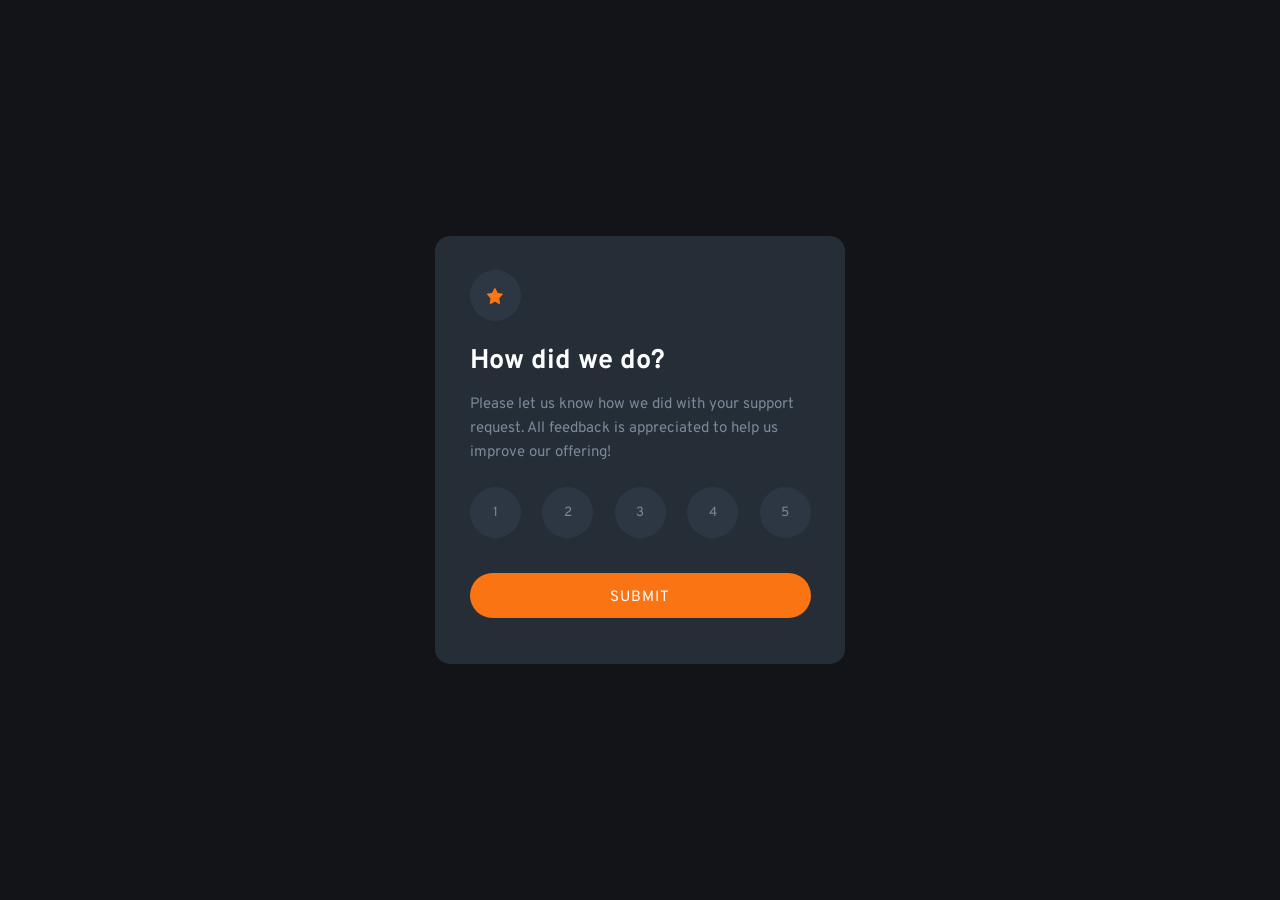
<file: interactive-rating-component-main/index.html>
<!DOCTYPE html>
<html lang="en">
  <head>
    <meta charset="UTF-8" />
    <meta name="viewport" content="width=device-width, initial-scale=1.0" />
    <!-- displays site properly based on user's device -->

    <link
      rel="icon"
      type="image/png"
      sizes="32x32"
      href="./images/favicon-32x32.png"
    />
    <link rel="stylesheet" href="style.css" />

    <title>Frontend Mentor | Interactive rating component</title>
  </head>
  <body>
    <!-- Rating state start -->
    <div class="card">
      <div class="star">
        <img src="images/icon-star.svg" alt="star" />
      </div>

      <h2 class="title">How did we do?</h2>
      <p class="text">
        Please let us know how we did with your support request. All feedback is
        appreciated to help us improve our offering!
      </p>
      <div class="rating">
        <button class="btn">1</button>
        <button class="btn">2</button>
        <button class="btn">3</button>
        <button class="btn">4</button>
        <button class="btn">5</button>
      </div>
      <a href="#" class="submit">submit</a>
      <!-- <button class="submit" id="submit">submit</button> -->
    </div>
    <div class="thanks hidden">
      <img src="images/illustration-thank-you.svg" alt="rated" />
      <p class="rated">You selected <span id="rate">5</span> out of 5</p>
      <h2 class="title">Thank you!</h2>
      <p class="text">
        We appreciate you taking the time to give a rating. If you ever need
        more support, don’t hesitate to get in touch!
      </p>
    </div>

    <script src="script.js"></script>
  </body>
</html>
</file>
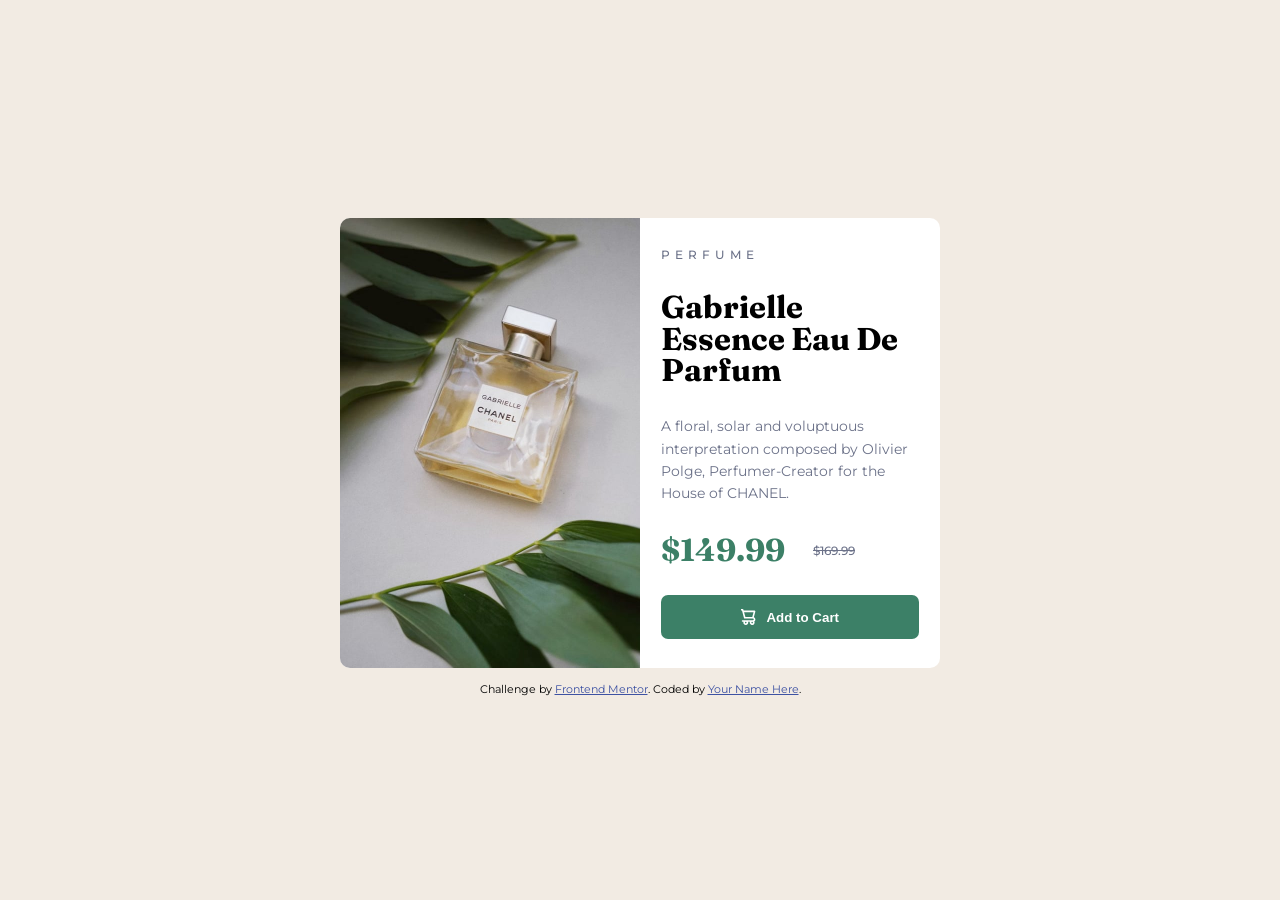
<file: product-preview-card-component-main/index.html>
<!DOCTYPE html>
<html lang="en">
  <head>
    <meta charset="UTF-8" />
    <meta name="viewport" content="width=device-width, initial-scale=1.0" />
    <!-- displays site properly based on user's device -->

    <link
      rel="icon"
      type="image/png"
      sizes="32x32"
      href="./images/favicon-32x32.png"
    />
    <link rel="stylesheet" href="style.css" />

    <title>Frontend Mentor | Product preview card component</title>

    <!-- Feel free to remove these styles or customise in your own stylesheet 👍 -->
    <style>
      .attribution {
        font-size: 11px;
        text-align: center;
      }
      .attribution a {
        color: hsl(228, 45%, 44%);
      }
    </style>
  </head>
  <body>
    <div class="container">
      <picture>
        <source
          srcset="images/image-product-mobile.jpg"
          media="(max-width: 500px)"
        />
        <img
          class="product-image"
          src="images/image-product-desktop.jpg"
          alt="Bottle of Gabrielle Essence Eau De Parfum"
        />
      </picture>
      <div class="content">
        <h3>Perfume</h3>
        <h1>Gabrielle Essence Eau De Parfum</h1>
        <p>
          A floral, solar and voluptuous interpretation composed by Olivier
          Polge, Perfumer-Creator for the House of CHANEL.
        </p>
        <div class="price">
          <h1>$149.99</h1>
          <h3>$169.99</h3>
        </div>
        <button><img src="./images/icon-cart.svg" alt="" />Add to Cart</button>
      </div>
    </div>

    <div class="attribution">
      Challenge by
      <a href="https://www.frontendmentor.io?ref=challenge" target="_blank"
        >Frontend Mentor</a
      >. Coded by <a href="#">Your Name Here</a>.
    </div>
  </body>
</html>
</file>
<file: interactive-rating-component-main/style.css>
/* - White: hsl(0, 0%, 100%)
- Light Grey: hsl(217, 12%, 63%)
- Medium Grey: hsl(216, 12%, 54%)
- Dark Blue: hsl(213, 19%, 18%)
- Very Dark Blue: hsl(216, 12%, 8%) */

@import url("https://fonts.googleapis.com/css2?family=Overpass:wght@400;700&display=swap");

:root {
  --body: hsl(216, 12%, 8%);
  --bg: hsl(213, 19%, 18%);
  --bg-light: hsl(213, 19%, 22%);
  --gray1: hsl(216, 12%, 54%);
  --gray2: hsl(217, 12%, 63%);
  --white: hsl(0, 0%, 100%);
  --orange: hsl(25, 97%, 53%);

  font-size: 15px;
}
* {
  padding: 0;
  margin: 0;
  box-sizing: border-box;
  font-family: "Overpass", sans-serif;
}

.hidden {
  display: none !important;
}

body {
  display: flex;
  flex-direction: column;
  align-items: center;
  justify-content: center;
  background-color: var(--body);
  min-height: 100vh;
}

.card,
.thanks {
  width: clamp(330px, 80vw, 410px);
  min-width: 330px;
  margin: 0 1.5rem;
  padding: clamp(1.5rem, 5vw, 2.3rem);
  background-color: var(--bg);
  border-radius: 1rem;
}

.card .star {
  width: clamp(2.5rem, 8vw, 3.4rem);
  height: clamp(2.5rem, 8vw, 3.4rem);
  border-radius: 50%;
  background-color: var(--bg-light);
  display: grid;
  place-items: center;
  margin-bottom: 1.5rem;
}

.card .star img {
  max-width: clamp(0.9rem, 3vw, 1.1rem);
}
.title {
  color: var(--white);
  font-weight: 700;
  margin-bottom: 1rem;
  font-size: clamp(1.5rem, 5vw, 1.8rem);
}
.text {
  color: var(--gray1);
  font-weight: 400;
  margin-bottom: 1.5rem;
  line-height: 1.6;
  font-size: 0.95rem;
  font-size: clamp(0.95rem, 3vw, 1rem);
}

.rating {
  display: flex;
  align-items: center;
  justify-content: space-between;
  margin-bottom: clamp(1.5rem, 5vw, 2.3rem);
}

.rating .btn {
  height: clamp(2.8rem, 10vw, 3.4rem);
  width: clamp(2.8rem, 10vw, 3.4rem);
  border: none;
  outline: none;
  border-radius: 50%;
  background-color: var(--bg-light);
  color: var(--gray1);
  cursor: pointer;
  transition: 0.3s;
}

.rating .btn:hover {
  background-color: var(--orange);
  color: var(--white);
}

.rating .btn:focus {
  background-color: var(--gray1);
  color: var(--white);
}

.submit {
  display: inline-block;
  width: 100%;
  height: 3rem;
  padding: 1rem 0;
  letter-spacing: 1px;
  border: none;
  outline: none;
  border-radius: 100vmax;
  background-color: var(--orange);
  color: var(--white);
  text-transform: uppercase;
  font-size: 1rem;
  margin-bottom: 0.8rem;
  text-decoration: none;
  text-align: center;
  transition: 0.3s;
}

.submit:hover {
  background-color: var(--white);
  color: var(--orange);
}

.thanks {
  display: flex;
  flex-direction: column;
  align-items: center;
}

.thanks img {
  max-width: 50%;
  padding: 0.8rem 0 1.5rem;
}

.rated {
  height: 2.2rem;
  background-color: var(--bg-light);
  color: var(--orange);
  padding: 0.5rem 1rem;
  margin-bottom: 2rem;
  border-radius: 100vmax;
}

.rated p {
  line-height: 2.2rem;
}

.thanks .text {
  text-align: center;
  margin-bottom: 1rem;
}
</file>
<file: product-preview-card-component-main/style.css>
@import url('https://fonts.googleapis.com/css2?family=Fraunces:opsz,wght@9..144,700&family=Montserrat:wght@500;700&display=swap');

:root {
--dark_cyan: hsl(158, 36%, 37%);
--cream: hsl(30, 38%, 92%);

--very_dark_blue: hsl(212, 21%, 14%);
--dark_grayish_blue: hsl(228, 12%, 48%);
--white: hsl(0, 0%, 100%);
font-size: 14px;
}

* {
    margin: 0;
    padding: 0;
    box-sizing: border-box;
}

body {
    display: flex;
    align-items: center;
    justify-content: center;
    flex-direction: column;
    height: 100vh;
    background-color: var(--cream);
    font-family: 'Montserrat', sans-serif;
    
}

.container {
    display: grid;
    grid-template-columns: 1fr 1fr;
    max-width: 600px;
    background-color: var(--white);
    border-radius: 10px;
    overflow: hidden;
    margin: 1rem;

}

picture img {
    max-width: 100%;
    height: 100%;
    object-fit: cover;
    display: block;
    
}

.content {
    padding: 1.5rem;
    display: flex;
    flex-direction: column;
    justify-content: space-around;
}
.content h3 {
    text-transform: uppercase;
    letter-spacing: 5px;
    color: var(--dark_grayish_blue);
    font-size: 0.85rem;
    font-weight: 500;
}
.content h1 {
    font-family: 'Fraunces', serif;
    font-size: 2.25rem;
    line-height: 1;
    padding: 1rem 0;
}

.content p {
    font-size: 1rem;
    
    line-height: 1.6;
    color: var(--dark_grayish_blue);
}

.price {
    display: flex;
    align-items: center;
}
.price h1 {
    color: var(--dark_cyan);
    margin-right: 2rem;
}

.price h3 {
    letter-spacing: normal;
    text-decoration: line-through;
}
button {
    display: flex;
    align-items: center;
    justify-content: center;
    background: var(--dark_cyan);
    color: var(--white);
    border: none;
    outline: none;
    width: 100%;
    padding: 1rem 0;
    border-radius: 7px;
    font-weight: 700;
    cursor: pointer;
    transition: all 0.3s ease-in-out;
}

button:hover {
    background: hsl(158, 37%, 27%);
}

button img {
    margin-right: 0.75rem;
}
@media only screen and (max-width: 500px) {
    .container {
        grid-template-columns: 1fr;
    }            
    
}
</file>
